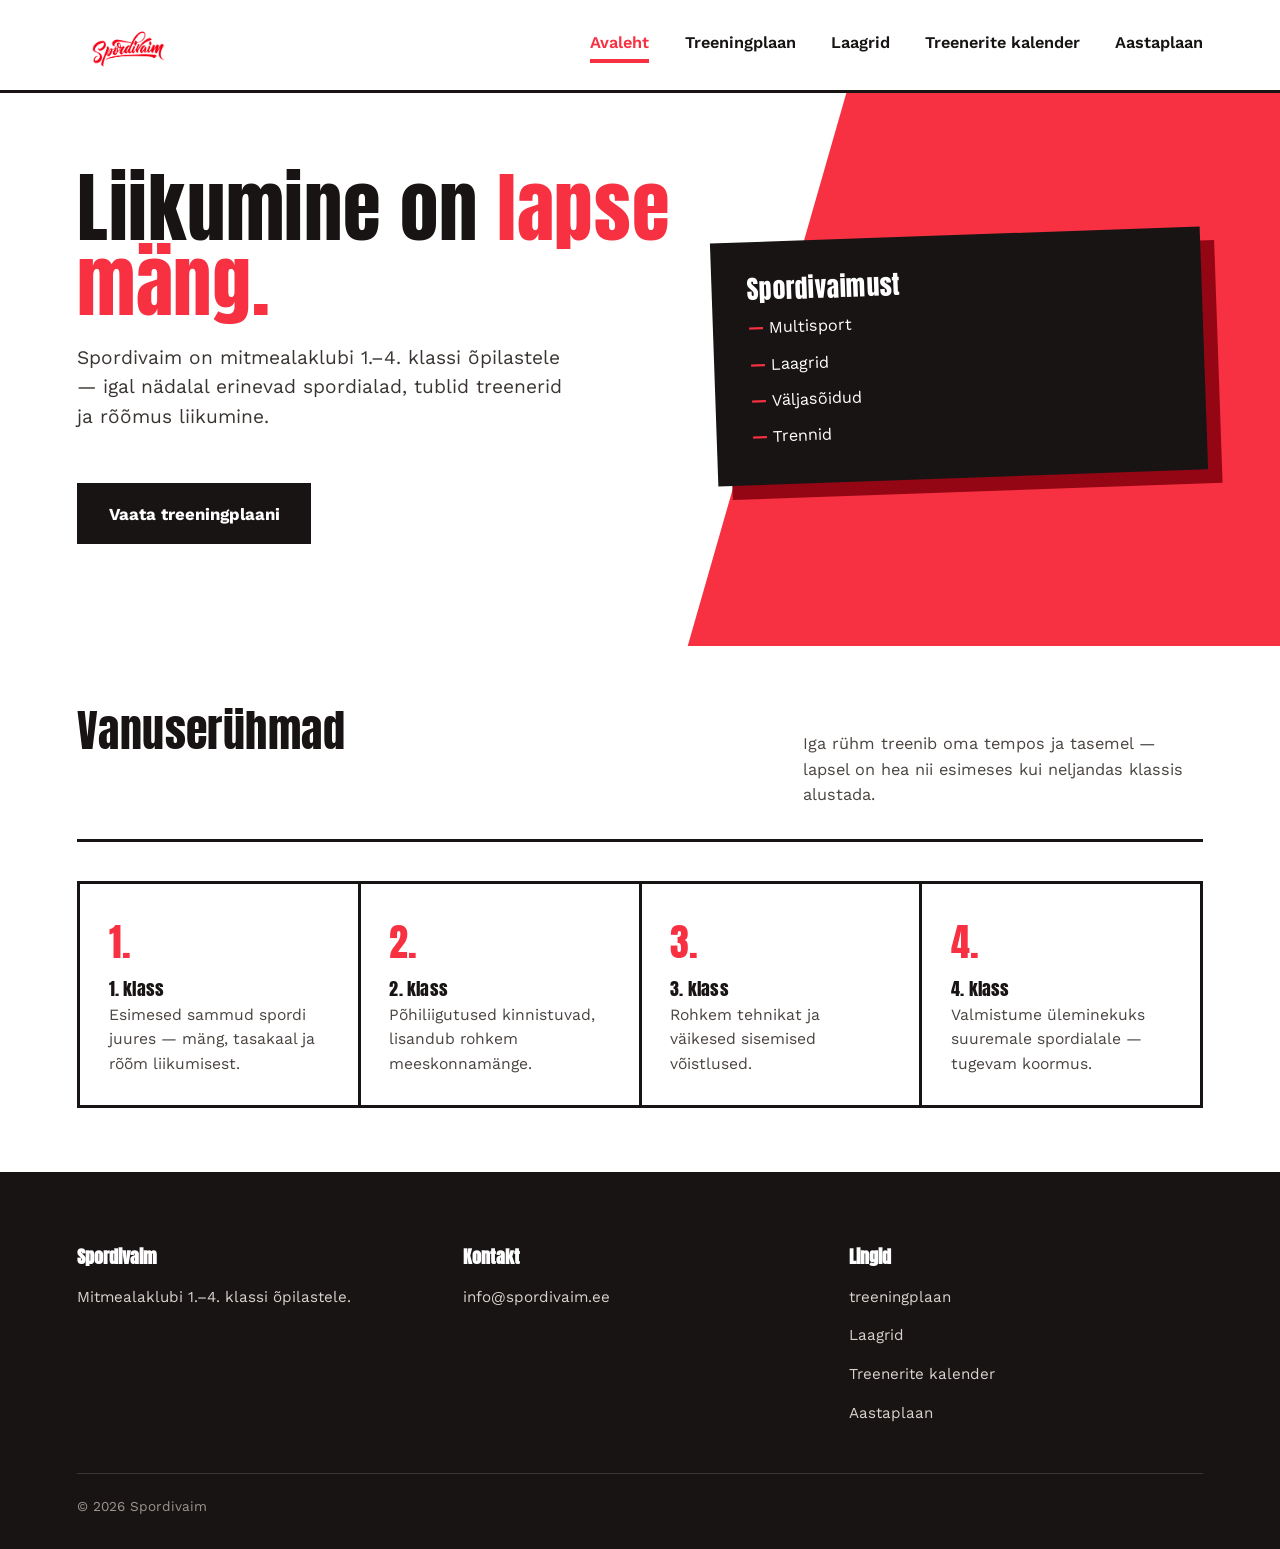
<file: index.html>
<!doctype html>
<html lang="et">
<head>
<meta charset="UTF-8">
<meta name="viewport" content="width=device-width, initial-scale=1">
<title>Spordivaim — mitmealaklubi 1.–4. klassile</title>
<link rel="preconnect" href="https://fonts.googleapis.com">
<link href="https://fonts.googleapis.com/css2?family=Anton&family=Work+Sans:wght@400;500;600;700&display=swap" rel="stylesheet">
<link rel="stylesheet" href="styles.css">
</head>
<body>

<header class="site-header">
  <a class="brand" href="index.html">
    <img src="assets/logo.png" alt="Spordivaim logo">
  </a>
  <button class="nav-toggle" id="navToggle" aria-label="Ava menüü">MENÜÜ</button>
  <nav class="main-nav" id="mainNav">
    <a class="active" href="index.html">Avaleht</a>
    <a href="treeningplaan.html">Treeningplaan</a>
    <a href="laagrid.html">Laagrid</a>
    <a href="kalender.html">Treenerite kalender</a>
    <a href="aastaplaan.html">Aastaplaan</a>
  </nav>
</header>

<section class="hero">
  <div class="hero-inner">
    <div>
      <h1>Liikumine on <span>lapse mäng.</span></h1>
      <p class="lede">Spordivaim on mitmealaklubi 1.–4. klassi õpilastele — igal nädalal erinevad spordialad, tublid treenerid ja rõõmus liikumine.</p>
      <a class="btn" href="treeningplaan.html">Vaata treeningplaani</a>
    </div>
    <div class="hero-card">
      <h3>Spordivaimust</h3>
      <ul>
        <li>Multisport</li>
        <li>Laagrid</li>
        <li>Väljasõidud</li>
        <li>Trennid</li>
      </ul>
    </div>
  </div>
</section>

<section class="section">
  <div class="section-head">
    <h2>Vanuserühmad</h2>
    <p>Iga rühm treenib oma tempos ja tasemel — lapsel on hea nii esimeses kui neljandas klassis alustada.</p>
  </div>
  <div class="groups-grid">
    <div class="group-cell">
      <span class="num">1.</span>
      <h3>1. klass</h3>
      <p>Esimesed sammud spordi juures — mäng, tasakaal ja rõõm liikumisest.</p>
    </div>
    <div class="group-cell">
      <span class="num">2.</span>
      <h3>2. klass</h3>
      <p>Põhiliigutused kinnistuvad, lisandub rohkem meeskonnamänge.</p>
    </div>
    <div class="group-cell">
      <span class="num">3.</span>
      <h3>3. klass</h3>
      <p>Rohkem tehnikat ja väikesed sisemised võistlused.</p>
    </div>
    <div class="group-cell">
      <span class="num">4.</span>
      <h3>4. klass</h3>
      <p>Valmistume üleminekuks suuremale spordialale — tugevam koormus.</p>
    </div>
  </div>
</section>

<!--
<section class="section fog">
  <div class="section-head">
    <h2>Kuidas alustada?</h2>
    <p>Kolm sammu ja laps on juba trennis.</p>
  </div>
  <div class="groups-grid">
    <div class="group-cell">
      <span class="num">1</span>
      <h3>Vaata treeningplaani</h3>
      <p>Leia oma lapse klassile sobiv trenniaeg.</p>
    </div>
    <div class="group-cell">
      <span class="num">2</span>
      <h3>Võta ühendust</h3>
      <p>Kirjuta meile e-kirja teel, et broneerida koht.</p>
    </div>
    <div class="group-cell">
      <span class="num">3</span>
      <h3>Tule trenni</h3>
      <p>Esimene trenn on proovitrenn — tule mugavas riietuses!</p>
    </div>
  </div>
</section>
-->

<footer class="site-footer">
  <div class="foot-grid">
    <div>
      <h4>Spordivaim</h4>
      <p>Mitmealaklubi 1.–4. klassi õpilastele.</p>
    </div>
    <div>
      <h4>Kontakt</h4>
      <p><a href="mailto:info@spordivaim.ee">info@spordivaim.ee</a></p>
    </div>
    <div>
      <h4>Lingid</h4>
      <p><a href="treeningplaan.html">treeningplaan</a></p>
      <p><a href="laagrid.html">Laagrid</a></p>
      <p><a href="kalender.html">Treenerite kalender</a></p>
      <p><a href="aastaplaan.html">Aastaplaan</a></p>
    </div>
  </div>
  <div class="fine-print">© 2026 Spordivaim</div>
</footer>

<script>
  const navToggle = document.getElementById('navToggle');
  const mainNav = document.getElementById('mainNav');
  navToggle.addEventListener('click', () => mainNav.classList.toggle('open'));
</script>
</body>
</html>
</file>
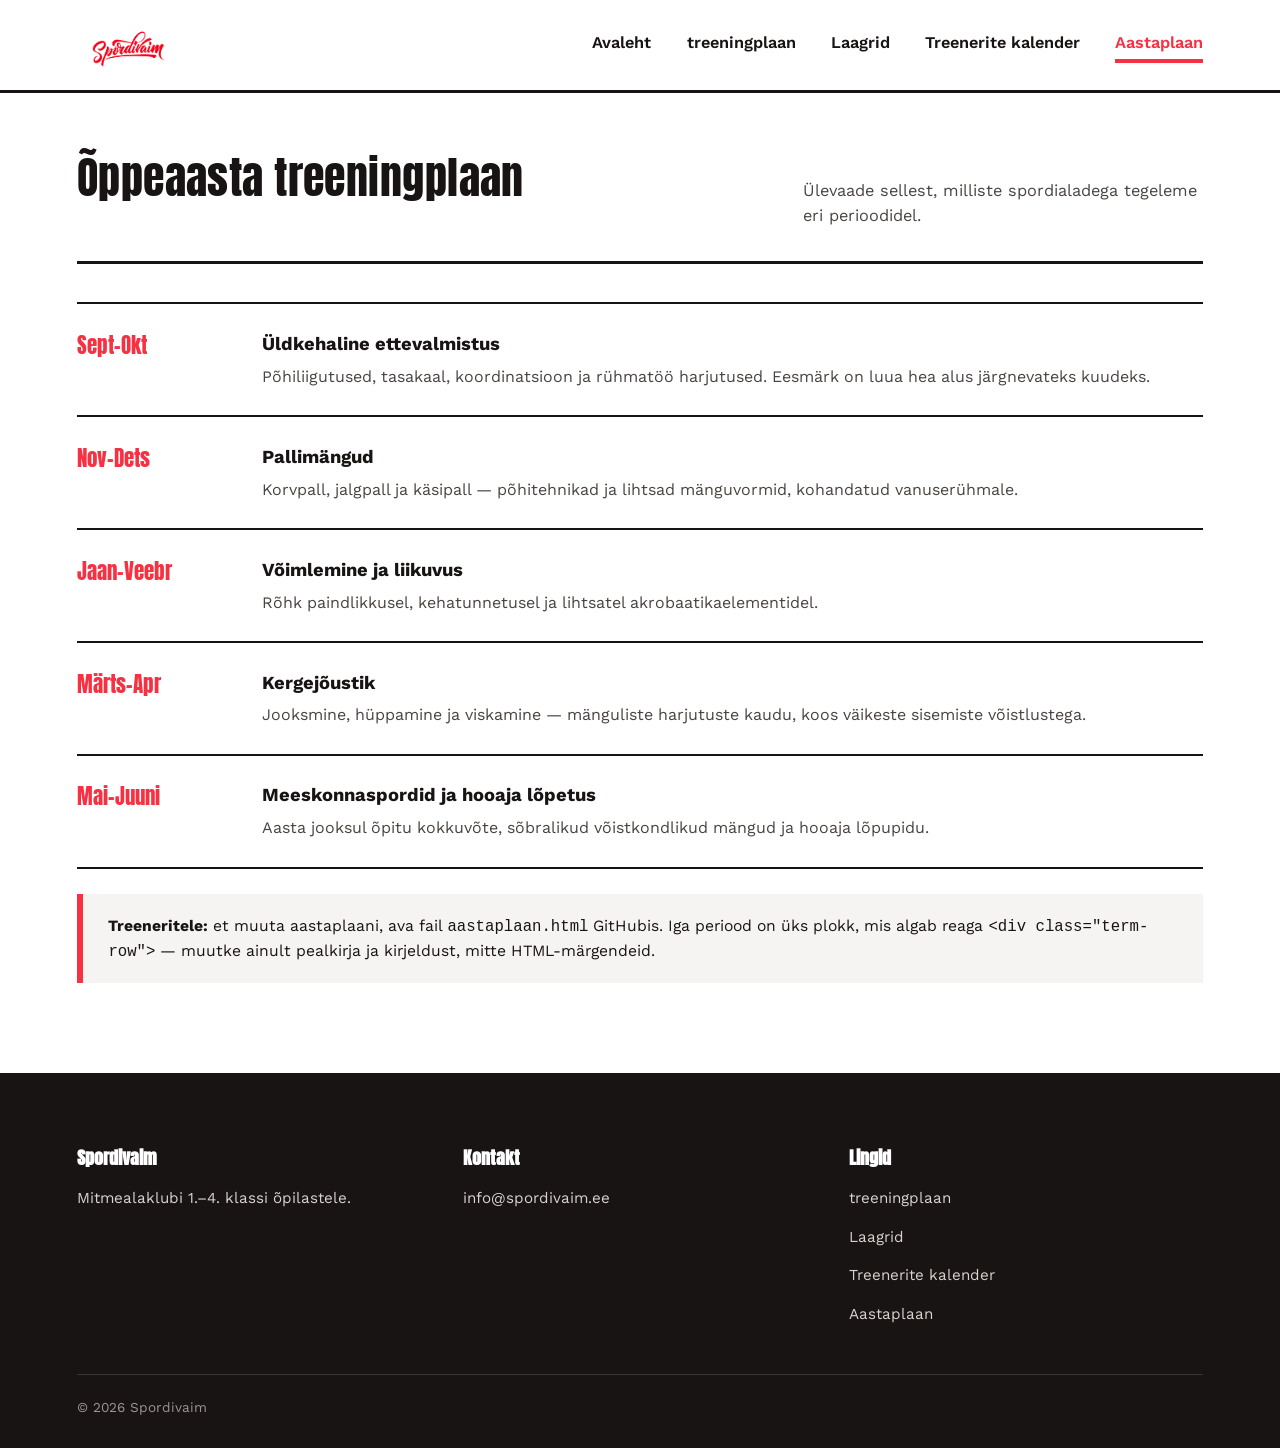
<file: aastaplaan.html>
<!doctype html>
<html lang="et">
<head>
<meta charset="UTF-8">
<meta name="viewport" content="width=device-width, initial-scale=1">
<title>Aastaplaan — Spordivaim</title>
<link rel="preconnect" href="https://fonts.googleapis.com">
<link href="https://fonts.googleapis.com/css2?family=Anton&family=Work+Sans:wght@400;500;600;700&display=swap" rel="stylesheet">
<link rel="stylesheet" href="styles.css">
</head>
<body>

<header class="site-header">
  <a class="brand" href="index.html">
    <img src="assets/logo.png" alt="Spordivaim logo">
  </a>
  <button class="nav-toggle" id="navToggle" aria-label="Ava menüü">MENÜÜ</button>
  <nav class="main-nav" id="mainNav">
    <a href="index.html">Avaleht</a>
    <a href="treeningplaan.html">treeningplaan</a>
    <a href="laagrid.html">Laagrid</a>
    <a href="kalender.html">Treenerite kalender</a>
    <a class="active" href="aastaplaan.html">Aastaplaan</a>
  </nav>
</header>

<section class="section">
  <div class="section-head">
    <h2>Õppeaasta treeningplaan</h2>
    <p>Ülevaade sellest, milliste spordialadega tegeleme eri perioodidel.</p>
  </div>

  <div class="term-list">
    <div class="term-row">
      <div class="term-label">Sept–Okt</div>
      <div>
        <h4>Üldkehaline ettevalmistus</h4>
        <p>Põhiliigutused, tasakaal, koordinatsioon ja rühmatöö harjutused. Eesmärk on luua hea alus järgnevateks kuudeks.</p>
      </div>
    </div>
    <div class="term-row">
      <div class="term-label">Nov–Dets</div>
      <div>
        <h4>Pallimängud</h4>
        <p>Korvpall, jalgpall ja käsipall — põhitehnikad ja lihtsad mänguvormid, kohandatud vanuserühmale.</p>
      </div>
    </div>
    <div class="term-row">
      <div class="term-label">Jaan–Veebr</div>
      <div>
        <h4>Võimlemine ja liikuvus</h4>
        <p>Rõhk paindlikkusel, kehatunnetusel ja lihtsatel akrobaatikaelementidel.</p>
      </div>
    </div>
    <div class="term-row">
      <div class="term-label">Märts–Apr</div>
      <div>
        <h4>Kergejõustik</h4>
        <p>Jooksmine, hüppamine ja viskamine — mänguliste harjutuste kaudu, koos väikeste sisemiste võistlustega.</p>
      </div>
    </div>
    <div class="term-row">
      <div class="term-label">Mai–Juuni</div>
      <div>
        <h4>Meeskonnaspordid ja hooaja lõpetus</h4>
        <p>Aasta jooksul õpitu kokkuvõte, sõbralikud võistkondlikud mängud ja hooaja lõpupidu.</p>
      </div>
    </div>
  </div>

  <div class="note-box">
    <strong>Treeneritele:</strong> et muuta aastaplaani, ava fail <code>aastaplaan.html</code> GitHubis. Iga periood on üks plokk, mis algab reaga <code>&lt;div class="term-row"&gt;</code> — muutke ainult pealkirja ja kirjeldust, mitte HTML-märgendeid.
  </div>
</section>

<footer class="site-footer">
  <div class="foot-grid">
    <div>
      <h4>Spordivaim</h4>
      <p>Mitmealaklubi 1.–4. klassi õpilastele.</p>
    </div>
    <div>
      <h4>Kontakt</h4>
      <p><a href="mailto:info@spordivaim.ee">info@spordivaim.ee</a></p>
    </div>
    <div>
      <h4>Lingid</h4>
      <p><a href="treeningplaan.html">treeningplaan</a></p>
      <p><a href="laagrid.html">Laagrid</a></p>
      <p><a href="kalender.html">Treenerite kalender</a></p>
      <p><a href="aastaplaan.html">Aastaplaan</a></p>
    </div>
  </div>
  <div class="fine-print">© 2026 Spordivaim</div>
</footer>

<script>
  const navToggle = document.getElementById('navToggle');
  const mainNav = document.getElementById('mainNav');
  navToggle.addEventListener('click', () => mainNav.classList.toggle('open'));
</script>
</body>
</html>
</file>
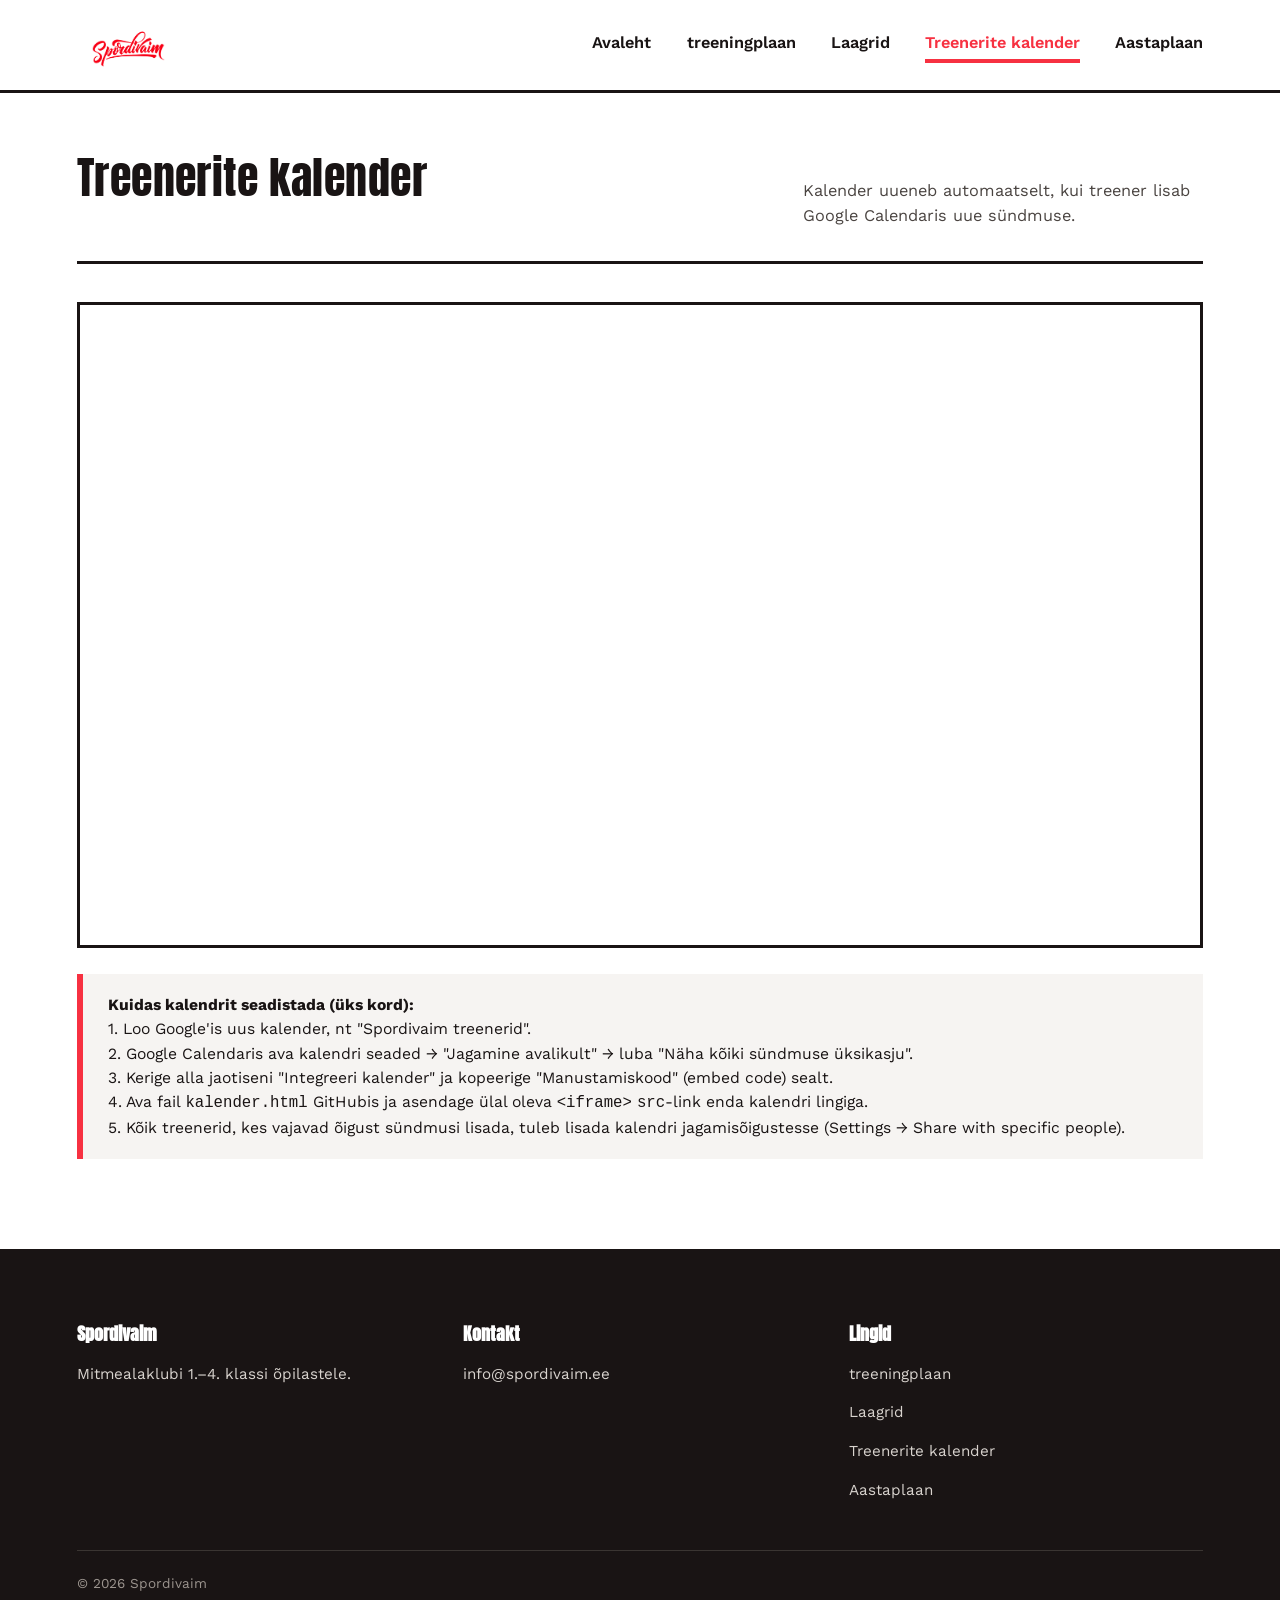
<file: kalender.html>
<!doctype html>
<html lang="et">
<head>
<meta charset="UTF-8">
<meta name="viewport" content="width=device-width, initial-scale=1">
<title>Treenerite kalender — Spordivaim</title>
<link rel="preconnect" href="https://fonts.googleapis.com">
<link href="https://fonts.googleapis.com/css2?family=Anton&family=Work+Sans:wght@400;500;600;700&display=swap" rel="stylesheet">
<link rel="stylesheet" href="styles.css">
</head>
<body>

<header class="site-header">
  <a class="brand" href="index.html">
    <img src="assets/logo.png" alt="Spordivaim logo">
  </a>
  <button class="nav-toggle" id="navToggle" aria-label="Ava menüü">MENÜÜ</button>
  <nav class="main-nav" id="mainNav">
    <a href="index.html">Avaleht</a>
    <a href="treeningplaan.html">treeningplaan</a>
    <a href="laagrid.html">Laagrid</a>
    <a class="active" href="kalender.html">Treenerite kalender</a>
    <a href="aastaplaan.html">Aastaplaan</a>
  </nav>
</header>

<section class="section">
  <div class="section-head">
    <h2>Treenerite kalender</h2>
    <p>Kalender uueneb automaatselt, kui treener lisab Google Calendaris uue sündmuse.</p>
  </div>

  <div class="calendar-embed">
    <!-- Asenda allolev src-link enda Google Calendar'i jagamislingiga (vt juhis allpool) -->
    <iframe src="https://calendar.google.com/calendar/embed?src=en.estonian%23holiday%40group.v.calendar.google.com&ctz=Europe%2FTallinn" loading="lazy"></iframe>
  </div>

  <div class="note-box">
    <strong>Kuidas kalendrit seadistada (üks kord):</strong><br>
    1. Loo Google'is uus kalender, nt "Spordivaim treenerid".<br>
    2. Google Calendaris ava kalendri seaded → "Jagamine avalikult" → luba "Näha kõiki sündmuse üksikasju".<br>
    3. Kerige alla jaotiseni "Integreeri kalender" ja kopeerige "Manustamiskood" (embed code) sealt.<br>
    4. Ava fail <code>kalender.html</code> GitHubis ja asendage ülal oleva <code>&lt;iframe&gt;</code> <code>src</code>-link enda kalendri lingiga.<br>
    5. Kõik treenerid, kes vajavad õigust sündmusi lisada, tuleb lisada kalendri jagamisõigustesse (Settings → Share with specific people).
  </div>
</section>

<footer class="site-footer">
  <div class="foot-grid">
    <div>
      <h4>Spordivaim</h4>
      <p>Mitmealaklubi 1.–4. klassi õpilastele.</p>
    </div>
    <div>
      <h4>Kontakt</h4>
      <p><a href="mailto:info@spordivaim.ee">info@spordivaim.ee</a></p>
    </div>
    <div>
      <h4>Lingid</h4>
      <p><a href="treeningplaan.html">treeningplaan</a></p>
      <p><a href="laagrid.html">Laagrid</a></p>
      <p><a href="kalender.html">Treenerite kalender</a></p>
      <p><a href="aastaplaan.html">Aastaplaan</a></p>
    </div>
  </div>
  <div class="fine-print">© 2026 Spordivaim</div>
</footer>

<script>
  const navToggle = document.getElementById('navToggle');
  const mainNav = document.getElementById('mainNav');
  navToggle.addEventListener('click', () => mainNav.classList.toggle('open'));
</script>
</body>
</html>
</file>
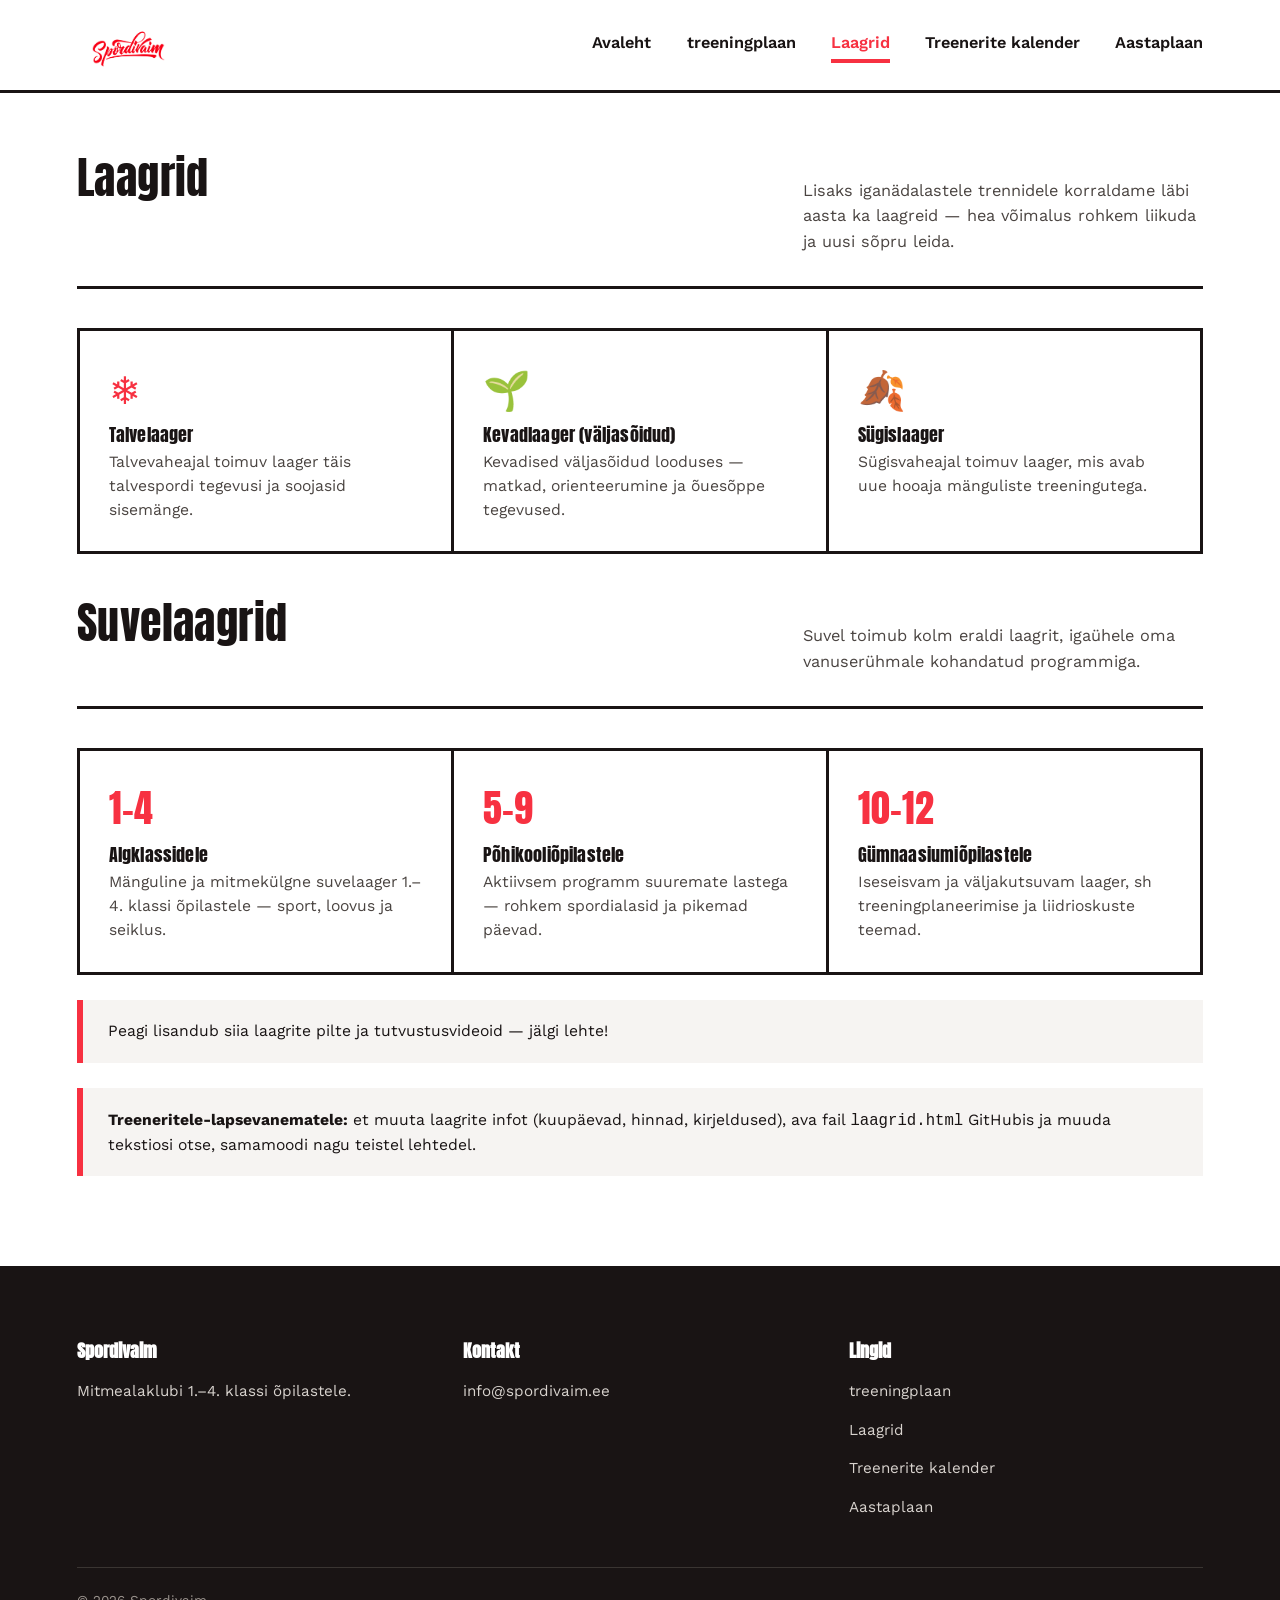
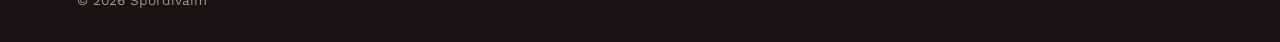
<file: laagrid.html>
<!doctype html>
<html lang="et">
<head>
<meta charset="UTF-8">
<meta name="viewport" content="width=device-width, initial-scale=1">
<title>Laagrid — Spordivaim</title>
<link rel="preconnect" href="https://fonts.googleapis.com">
<link href="https://fonts.googleapis.com/css2?family=Anton&family=Work+Sans:wght@400;500;600;700&display=swap" rel="stylesheet">
<link rel="stylesheet" href="styles.css">
</head>
<body>

<header class="site-header">
  <a class="brand" href="index.html">
    <img src="assets/logo.png" alt="Spordivaim logo">
  </a>
  <button class="nav-toggle" id="navToggle" aria-label="Ava menüü">MENÜÜ</button>
  <nav class="main-nav" id="mainNav">
    <a href="index.html">Avaleht</a>
    <a href="treeningplaan.html">treeningplaan</a>
    <a class="active" href="laagrid.html">Laagrid</a>
    <a href="kalender.html">Treenerite kalender</a>
    <a href="aastaplaan.html">Aastaplaan</a>
  </nav>
</header>

<section class="section">
  <div class="section-head">
    <h2>Laagrid</h2>
    <p>Lisaks iganädalastele trennidele korraldame läbi aasta ka laagreid — hea võimalus rohkem liikuda ja uusi sõpru leida.</p>
  </div>

  <div class="groups-grid">
    <div class="group-cell">
      <span class="num">❄</span>
      <h3>Talvelaager</h3>
      <p>Talvevaheajal toimuv laager täis talvespordi tegevusi ja soojasid sisemänge.</p>
    </div>
    <div class="group-cell">
      <span class="num">🌱</span>
      <h3>Kevadlaager (väljasõidud)</h3>
      <p>Kevadised väljasõidud looduses — matkad, orienteerumine ja õuesõppe tegevused.</p>
    </div>
    <div class="group-cell">
      <span class="num">🍂</span>
      <h3>Sügislaager</h3>
      <p>Sügisvaheajal toimuv laager, mis avab uue hooaja mänguliste treeningutega.</p>
    </div>
  </div>

  <div class="section-head" style="margin-top:3rem;">
    <h2>Suvelaagrid</h2>
    <p>Suvel toimub kolm eraldi laagrit, igaühele oma vanuserühmale kohandatud programmiga.</p>
  </div>

  <div class="groups-grid">
    <div class="group-cell">
      <span class="num">1–4</span>
      <h3>Algklassidele</h3>
      <p>Mänguline ja mitmekülgne suvelaager 1.–4. klassi õpilastele — sport, loovus ja seiklus.</p>
    </div>
    <div class="group-cell">
      <span class="num">5–9</span>
      <h3>Põhikooliõpilastele</h3>
      <p>Aktiivsem programm suuremate lastega — rohkem spordialasid ja pikemad päevad.</p>
    </div>
    <div class="group-cell">
      <span class="num">10–12</span>
      <h3>Gümnaasiumiõpilastele</h3>
      <p>Iseseisvam ja väljakutsuvam laager, sh treeningplaneerimise ja liidrioskuste teemad.</p>
    </div>
  </div>

  <div class="note-box">
    Peagi lisandub siia laagrite pilte ja tutvustusvideoid — jälgi lehte!
  </div>

  <div class="note-box">
    <strong>Treeneritele-lapsevanematele:</strong> et muuta laagrite infot (kuupäevad, hinnad, kirjeldused), ava fail <code>laagrid.html</code> GitHubis ja muuda tekstiosi otse, samamoodi nagu teistel lehtedel.
  </div>
</section>

<footer class="site-footer">
  <div class="foot-grid">
    <div>
      <h4>Spordivaim</h4>
      <p>Mitmealaklubi 1.–4. klassi õpilastele.</p>
    </div>
    <div>
      <h4>Kontakt</h4>
      <p><a href="mailto:info@spordivaim.ee">info@spordivaim.ee</a></p>
    </div>
    <div>
      <h4>Lingid</h4>
      <p><a href="treeningplaan.html">treeningplaan</a></p>
      <p><a href="laagrid.html">Laagrid</a></p>
      <p><a href="kalender.html">Treenerite kalender</a></p>
      <p><a href="aastaplaan.html">Aastaplaan</a></p>
    </div>
  </div>
  <div class="fine-print">© 2026 Spordivaim</div>
</footer>

<script>
  const navToggle = document.getElementById('navToggle');
  const mainNav = document.getElementById('mainNav');
  navToggle.addEventListener('click', () => mainNav.classList.toggle('open'));
</script>
</body>
</html>
</file>
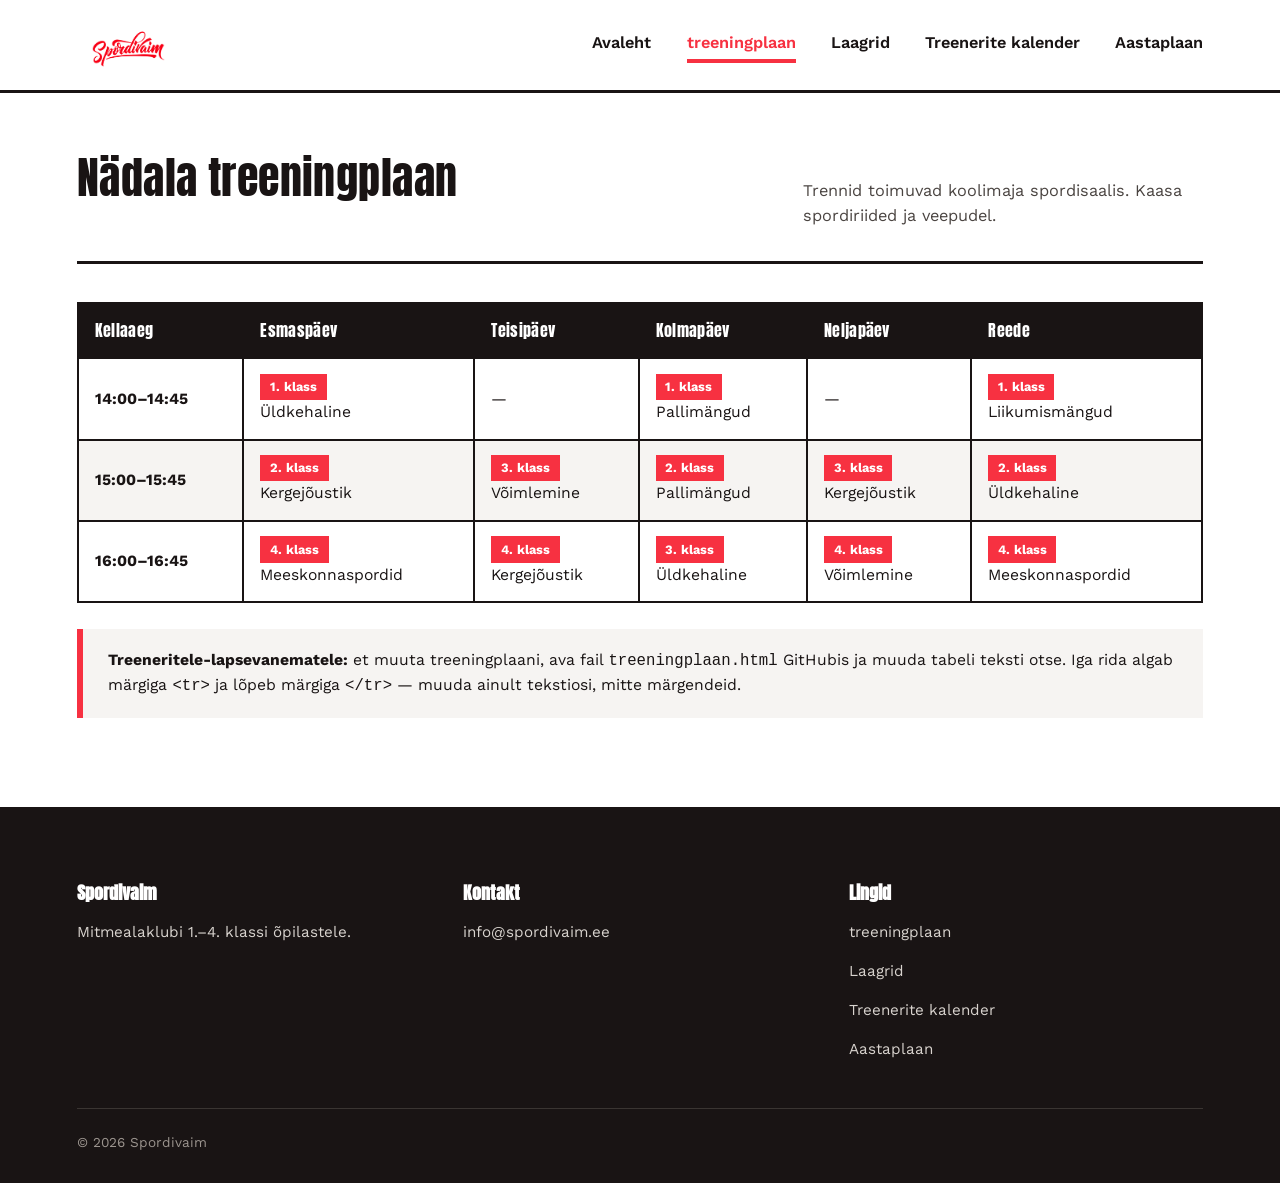
<file: treeningplaan.html>
<!doctype html>
<html lang="et">
<head>
<meta charset="UTF-8">
<meta name="viewport" content="width=device-width, initial-scale=1">
<title>Treeningplaan — Spordivaim</title>
<link rel="preconnect" href="https://fonts.googleapis.com">
<link href="https://fonts.googleapis.com/css2?family=Anton&family=Work+Sans:wght@400;500;600;700&display=swap" rel="stylesheet">
<link rel="stylesheet" href="styles.css">
</head>
<body>

<header class="site-header">
  <a class="brand" href="index.html">
    <img src="assets/logo.png" alt="Spordivaim logo">
  </a>
  <button class="nav-toggle" id="navToggle" aria-label="Ava menüü">MENÜÜ</button>
  <nav class="main-nav" id="mainNav">
    <a href="index.html">Avaleht</a>
    <a class="active" href="treeningplaan.html">treeningplaan</a>
    <a href="laagrid.html">Laagrid</a>
    <a href="kalender.html">Treenerite kalender</a>
    <a href="aastaplaan.html">Aastaplaan</a>
  </nav>
</header>

<section class="section">
  <div class="section-head">
    <h2>Nädala treeningplaan</h2>
    <p>Trennid toimuvad koolimaja spordisaalis. Kaasa spordiriided ja veepudel.</p>
  </div>

  <div class="timetable-wrap">
    <table class="timetable">
      <thead>
        <tr>
          <th>Kellaaeg</th>
          <th>Esmaspäev</th>
          <th>Teisipäev</th>
          <th>Kolmapäev</th>
          <th>Neljapäev</th>
          <th>Reede</th>
        </tr>
      </thead>
      <tbody>
        <tr>
          <td class="slot-time">14:00–14:45</td>
          <td><span class="tag">1. klass</span><br>Üldkehaline</td>
          <td>—</td>
          <td><span class="tag">1. klass</span><br>Pallimängud</td>
          <td>—</td>
          <td><span class="tag">1. klass</span><br>Liikumismängud</td>
        </tr>
        <tr>
          <td class="slot-time">15:00–15:45</td>
          <td><span class="tag">2. klass</span><br>Kergejõustik</td>
          <td><span class="tag">3. klass</span><br>Võimlemine</td>
          <td><span class="tag">2. klass</span><br>Pallimängud</td>
          <td><span class="tag">3. klass</span><br>Kergejõustik</td>
          <td><span class="tag">2. klass</span><br>Üldkehaline</td>
        </tr>
        <tr>
          <td class="slot-time">16:00–16:45</td>
          <td><span class="tag">4. klass</span><br>Meeskonnaspordid</td>
          <td><span class="tag">4. klass</span><br>Kergejõustik</td>
          <td><span class="tag">3. klass</span><br>Üldkehaline</td>
          <td><span class="tag">4. klass</span><br>Võimlemine</td>
          <td><span class="tag">4. klass</span><br>Meeskonnaspordid</td>
        </tr>
      </tbody>
    </table>
  </div>

  <div class="note-box">
    <strong>Treeneritele-lapsevanematele:</strong> et muuta treeningplaani, ava fail <code>treeningplaan.html</code> GitHubis ja muuda tabeli teksti otse. Iga rida algab märgiga <code>&lt;tr&gt;</code> ja lõpeb märgiga <code>&lt;/tr&gt;</code> — muuda ainult tekstiosi, mitte märgendeid.
  </div>
</section>

<footer class="site-footer">
  <div class="foot-grid">
    <div>
      <h4>Spordivaim</h4>
      <p>Mitmealaklubi 1.–4. klassi õpilastele.</p>
    </div>
    <div>
      <h4>Kontakt</h4>
      <p><a href="mailto:info@spordivaim.ee">info@spordivaim.ee</a></p>
    </div>
    <div>
      <h4>Lingid</h4>
      <p><a href="treeningplaan.html">treeningplaan</a></p>
      <p><a href="laagrid.html">Laagrid</a></p>
      <p><a href="kalender.html">Treenerite kalender</a></p>
      <p><a href="aastaplaan.html">Aastaplaan</a></p>
    </div>
  </div>
  <div class="fine-print">© 2026 Spordivaim</div>
</footer>

<script>
  const navToggle = document.getElementById('navToggle');
  const mainNav = document.getElementById('mainNav');
  navToggle.addEventListener('click', () => mainNav.classList.toggle('open'));
</script>
</body>
</html>
</file>
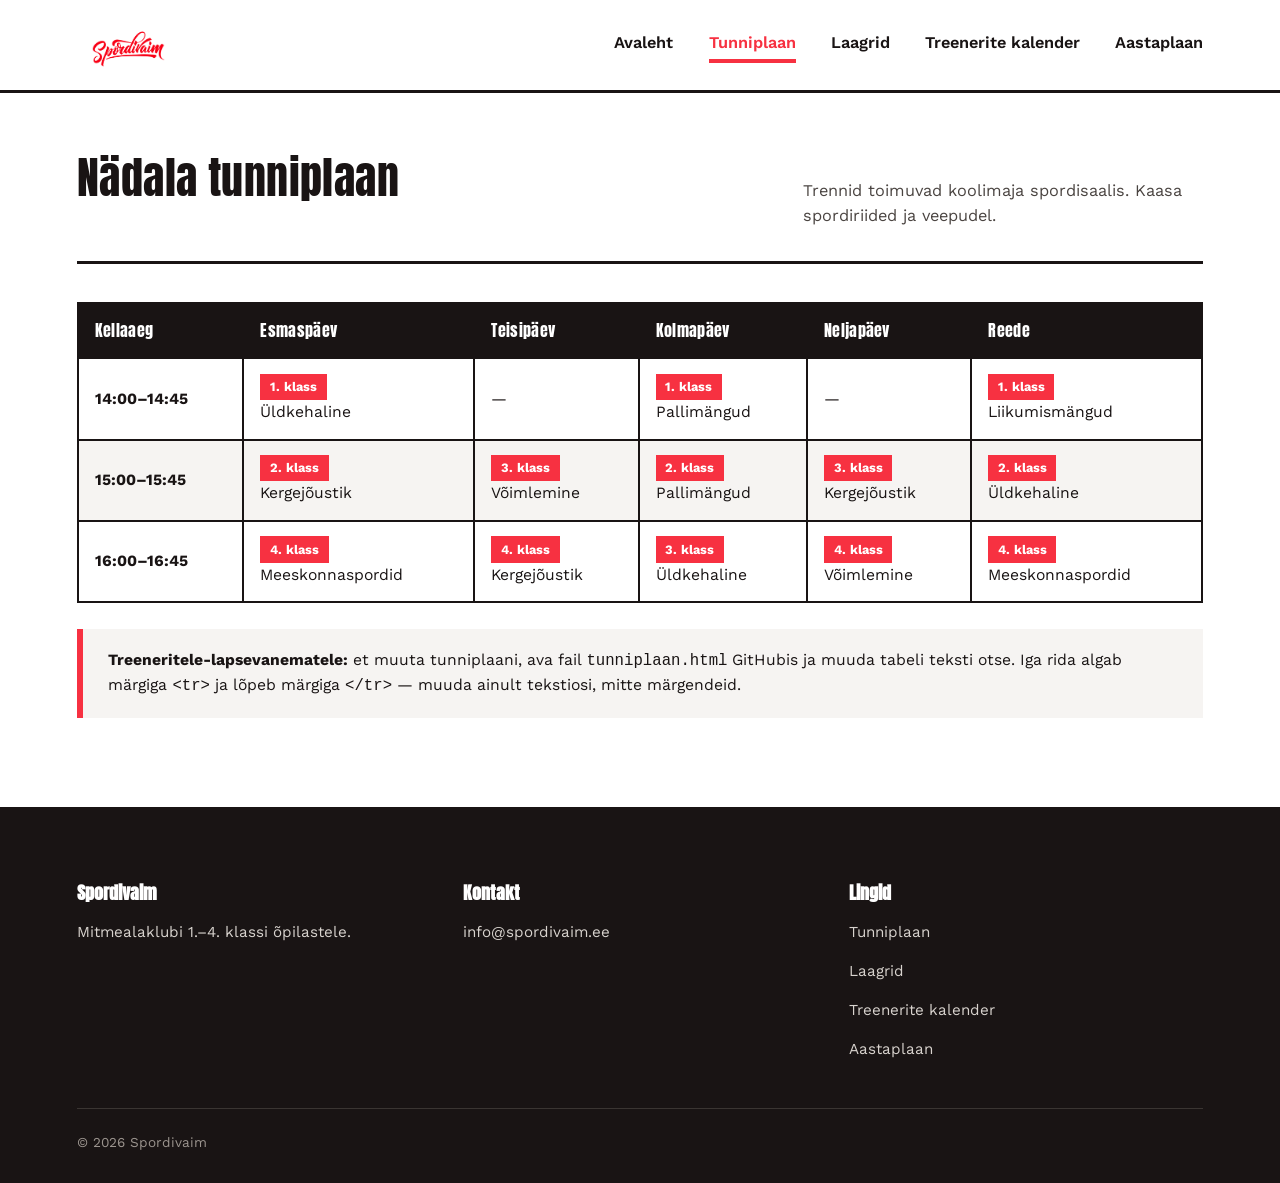
<file: tunniplaan.html>
<!doctype html>
<html lang="et">
<head>
<meta charset="UTF-8">
<meta name="viewport" content="width=device-width, initial-scale=1">
<title>Tunniplaan — Spordivaim</title>
<link rel="preconnect" href="https://fonts.googleapis.com">
<link href="https://fonts.googleapis.com/css2?family=Anton&family=Work+Sans:wght@400;500;600;700&display=swap" rel="stylesheet">
<link rel="stylesheet" href="styles.css">
</head>
<body>

<header class="site-header">
  <a class="brand" href="index.html">
    <img src="assets/logo.png" alt="Spordivaim logo">
  </a>
  <button class="nav-toggle" id="navToggle" aria-label="Ava menüü">MENÜÜ</button>
  <nav class="main-nav" id="mainNav">
    <a href="index.html">Avaleht</a>
    <a class="active" href="tunniplaan.html">Tunniplaan</a>
    <a href="laagrid.html">Laagrid</a>
    <a href="kalender.html">Treenerite kalender</a>
    <a href="aastaplaan.html">Aastaplaan</a>
  </nav>
</header>

<section class="section">
  <div class="section-head">
    <h2>Nädala tunniplaan</h2>
    <p>Trennid toimuvad koolimaja spordisaalis. Kaasa spordiriided ja veepudel.</p>
  </div>

  <div class="timetable-wrap">
    <table class="timetable">
      <thead>
        <tr>
          <th>Kellaaeg</th>
          <th>Esmaspäev</th>
          <th>Teisipäev</th>
          <th>Kolmapäev</th>
          <th>Neljapäev</th>
          <th>Reede</th>
        </tr>
      </thead>
      <tbody>
        <tr>
          <td class="slot-time">14:00–14:45</td>
          <td><span class="tag">1. klass</span><br>Üldkehaline</td>
          <td>—</td>
          <td><span class="tag">1. klass</span><br>Pallimängud</td>
          <td>—</td>
          <td><span class="tag">1. klass</span><br>Liikumismängud</td>
        </tr>
        <tr>
          <td class="slot-time">15:00–15:45</td>
          <td><span class="tag">2. klass</span><br>Kergejõustik</td>
          <td><span class="tag">3. klass</span><br>Võimlemine</td>
          <td><span class="tag">2. klass</span><br>Pallimängud</td>
          <td><span class="tag">3. klass</span><br>Kergejõustik</td>
          <td><span class="tag">2. klass</span><br>Üldkehaline</td>
        </tr>
        <tr>
          <td class="slot-time">16:00–16:45</td>
          <td><span class="tag">4. klass</span><br>Meeskonnaspordid</td>
          <td><span class="tag">4. klass</span><br>Kergejõustik</td>
          <td><span class="tag">3. klass</span><br>Üldkehaline</td>
          <td><span class="tag">4. klass</span><br>Võimlemine</td>
          <td><span class="tag">4. klass</span><br>Meeskonnaspordid</td>
        </tr>
      </tbody>
    </table>
  </div>

  <div class="note-box">
    <strong>Treeneritele-lapsevanematele:</strong> et muuta tunniplaani, ava fail <code>tunniplaan.html</code> GitHubis ja muuda tabeli teksti otse. Iga rida algab märgiga <code>&lt;tr&gt;</code> ja lõpeb märgiga <code>&lt;/tr&gt;</code> — muuda ainult tekstiosi, mitte märgendeid.
  </div>
</section>

<footer class="site-footer">
  <div class="foot-grid">
    <div>
      <h4>Spordivaim</h4>
      <p>Mitmealaklubi 1.–4. klassi õpilastele.</p>
    </div>
    <div>
      <h4>Kontakt</h4>
      <p><a href="mailto:info@spordivaim.ee">info@spordivaim.ee</a></p>
    </div>
    <div>
      <h4>Lingid</h4>
      <p><a href="tunniplaan.html">Tunniplaan</a></p>
      <p><a href="laagrid.html">Laagrid</a></p>
      <p><a href="kalender.html">Treenerite kalender</a></p>
      <p><a href="aastaplaan.html">Aastaplaan</a></p>
    </div>
  </div>
  <div class="fine-print">© 2026 Spordivaim</div>
</footer>

<script>
  const navToggle = document.getElementById('navToggle');
  const mainNav = document.getElementById('mainNav');
  navToggle.addEventListener('click', () => mainNav.classList.toggle('open'));
</script>
</body>
</html>
</file>
<file: styles.css>
:root {
  --red: #f73141;
  --red-dark: #940614;
  --ink: #191414;
  --paper: #FFFFFF;
  --fog: #F6F4F2;
  --line: #E7E2DD;
}

* { box-sizing: border-box; }

html { scroll-behavior: smooth; }

body {
  margin: 0;
  font-family: 'Work Sans', system-ui, sans-serif;
  color: var(--ink);
  background: var(--paper);
  line-height: 1.55;
}

h1, h2, h3, .display {
  font-family: 'Anton', 'Work Sans', sans-serif;
  font-weight: 400;
  letter-spacing: 0.01em;
  line-height: 0.98;
  margin: 0;
}

a { color: inherit; }

img { max-width: 100%; display: block; }

/* ---------- Header ---------- */

.site-header {
  display: flex;
  align-items: center;
  justify-content: space-between;
  padding: 22px 6vw;
  border-bottom: 3px solid var(--ink);
}

.brand {
  display: flex;
  align-items: center;
  gap: 14px;
  text-decoration: none;
}

.brand img { height: 46px; width: auto; }

nav.main-nav {
  display: flex;
  gap: 2.2rem;
}

nav.main-nav a {
  text-decoration: none;
  font-weight: 600;
  font-size: 1.02rem;
  position: relative;
  padding-bottom: 4px;
}

nav.main-nav a.active {
  color: var(--red);
}

nav.main-nav a.active::after {
  content: "";
  position: absolute;
  left: 0; right: 0; bottom: -3px;
  height: 4px;
  background: var(--red);
}

.nav-toggle { display: none; }

@media (max-width: 780px) {
  nav.main-nav {
    position: fixed;
    inset: 74px 0 0 0;
    background: var(--paper);
    flex-direction: column;
    padding: 2rem 8vw;
    gap: 1.6rem;
    font-size: 1.3rem;
    transform: translateY(-110%);
    transition: transform 0.25s ease;
    z-index: 40;
  }
  nav.main-nav.open { transform: translateY(0); }
  .nav-toggle {
    display: block;
    background: none;
    border: 2px solid var(--ink);
    padding: 8px 12px;
    font-family: 'Anton', sans-serif;
    font-size: 1rem;
  }
}

/* ---------- Hero ---------- */

.hero {
  position: relative;
  overflow: hidden;
  padding: 6vw 6vw 8vw;
  background: var(--paper);
}

.hero::before {
  content: "";
  position: absolute;
  top: -20%;
  right: -12%;
  width: 62%;
  height: 150%;
  background: var(--red);
  clip-path: polygon(30% 0, 100% 0, 100% 100%, 0% 100%);
  z-index: 0;
}

.hero-inner {
  position: relative;
  z-index: 1;
  display: grid;
  grid-template-columns: 1.1fr 0.9fr;
  gap: 3vw;
  align-items: center;
}

.hero h1 {
  font-size: clamp(2.6rem, 6vw, 5.2rem);
  color: var(--ink);
}

.hero h1 span { color: var(--red); }

.hero p.lede {
  margin-top: 1.4rem;
  max-width: 42ch;
  font-size: 1.2rem;
  color: #3a3532;
}

.hero-card {
  background: var(--ink);
  color: var(--paper);
  padding: 2.2rem;
  transform: rotate(-2deg);
  box-shadow: 14px 14px 0 var(--red-dark);
}

.hero-card h3 {
  font-size: 1.6rem;
  color: var(--paper);
  margin-bottom: 0.8rem;
}

.hero-card ul {
  list-style: none;
  padding: 0;
  margin: 0;
  display: grid;
  gap: 0.7rem;
  font-size: 1.02rem;
}

.hero-card li::before {
  content: "— ";
  color: var(--red);
  font-weight: 700;
}

.btn {
  display: inline-block;
  margin-top: 2rem;
  padding: 0.9rem 1.8rem;
  background: var(--ink);
  color: var(--paper);
  text-decoration: none;
  font-weight: 700;
  font-size: 1.05rem;
  border: 3px solid var(--ink);
  transition: background 0.15s ease, color 0.15s ease;
}

.btn:hover { background: var(--paper); color: var(--ink); }

.btn.outline {
  background: var(--paper);
  color: var(--ink);
}

.btn.outline:hover { background: var(--ink); color: var(--paper); }

/* ---------- Sections ---------- */

.section {
  padding: 5vw 6vw;
}

.section.fog { background: var(--fog); }

.section-head {
  display: flex;
  align-items: baseline;
  justify-content: space-between;
  gap: 2rem;
  margin-bottom: 2.4rem;
  border-bottom: 3px solid var(--ink);
  padding-bottom: 1rem;
}

.section-head h2 {
  font-size: clamp(1.8rem, 3.4vw, 2.8rem);
}

.section-head p {
  max-width: 40ch;
  color: #4a4441;
  font-size: 1.02rem;
}

.groups-grid {
  display: grid;
  grid-template-columns: repeat(auto-fit, minmax(230px, 1fr));
  gap: 0;
  border-top: 3px solid var(--ink);
  border-left: 3px solid var(--ink);
}

.group-cell {
  border-right: 3px solid var(--ink);
  border-bottom: 3px solid var(--ink);
  padding: 1.8rem;
}

.group-cell .num {
  font-family: 'Anton', sans-serif;
  font-size: 2.4rem;
  color: var(--red);
  display: block;
  margin-bottom: 0.4rem;
}

.group-cell h3 { font-size: 1.15rem; margin-bottom: 0.4rem; }
.group-cell p { margin: 0; color: #4a4441; font-size: 0.98rem; }

/* ---------- Timetable ---------- */

.timetable-wrap { overflow-x: auto; }

table.timetable {
  width: 100%;
  border-collapse: collapse;
  min-width: 640px;
}

table.timetable th, table.timetable td {
  border: 2px solid var(--ink);
  padding: 0.9rem 1rem;
  text-align: left;
  font-size: 0.98rem;
}

table.timetable thead th {
  background: var(--ink);
  color: var(--paper);
  font-family: 'Anton', sans-serif;
  font-weight: 400;
  letter-spacing: 0.02em;
}

table.timetable tbody tr:nth-child(even) { background: var(--fog); }

table.timetable td.slot-time { font-weight: 700; white-space: nowrap; }

.tag {
  display: inline-block;
  padding: 0.2rem 0.6rem;
  background: var(--red);
  color: var(--paper);
  font-size: 0.8rem;
  font-weight: 700;
}

/* ---------- Calendar page ---------- */

.calendar-embed {
  border: 3px solid var(--ink);
  overflow: hidden;
}

.calendar-embed iframe {
  width: 100%;
  height: 640px;
  border: 0;
  display: block;
}

.note-box {
  border-left: 6px solid var(--red);
  background: var(--fog);
  padding: 1.2rem 1.6rem;
  margin: 1.6rem 0;
  font-size: 0.98rem;
}

/* ---------- Year plan ---------- */

.term-list { display: grid; gap: 0; }

.term-row {
  display: grid;
  grid-template-columns: 160px 1fr;
  border-top: 2px solid var(--ink);
  padding: 1.6rem 0;
  gap: 1.6rem;
}

.term-row:last-child { border-bottom: 2px solid var(--ink); }

.term-row .term-label {
  font-family: 'Anton', sans-serif;
  color: var(--red);
  font-size: 1.3rem;
}

.term-row h4 { font-size: 1.15rem; margin: 0 0 0.4rem; }
.term-row p { margin: 0; color: #4a4441; }

@media (max-width: 640px) {
  .term-row { grid-template-columns: 1fr; }
  .hero-inner { grid-template-columns: 1fr; }
  .hero-card { transform: none; margin-top: 2rem; }
}

/* ---------- Footer ---------- */

footer.site-footer {
  background: var(--ink);
  color: var(--paper);
  padding: 3rem 6vw 2rem;
}

footer.site-footer .foot-grid {
  display: grid;
  grid-template-columns: repeat(auto-fit, minmax(200px, 1fr));
  gap: 2rem;
  margin-bottom: 2rem;
}

footer.site-footer h4 {
  font-family: 'Anton', sans-serif;
  font-size: 1.1rem;
  margin-bottom: 0.8rem;
  color: var(--paper);
}

footer.site-footer p, footer.site-footer a {
  color: #d8d3ce;
  text-decoration: none;
  font-size: 0.95rem;
}

footer.site-footer .fine-print {
  border-top: 1px solid #3a3532;
  padding-top: 1.4rem;
  font-size: 0.85rem;
  color: #9b948e;
}
</file>
